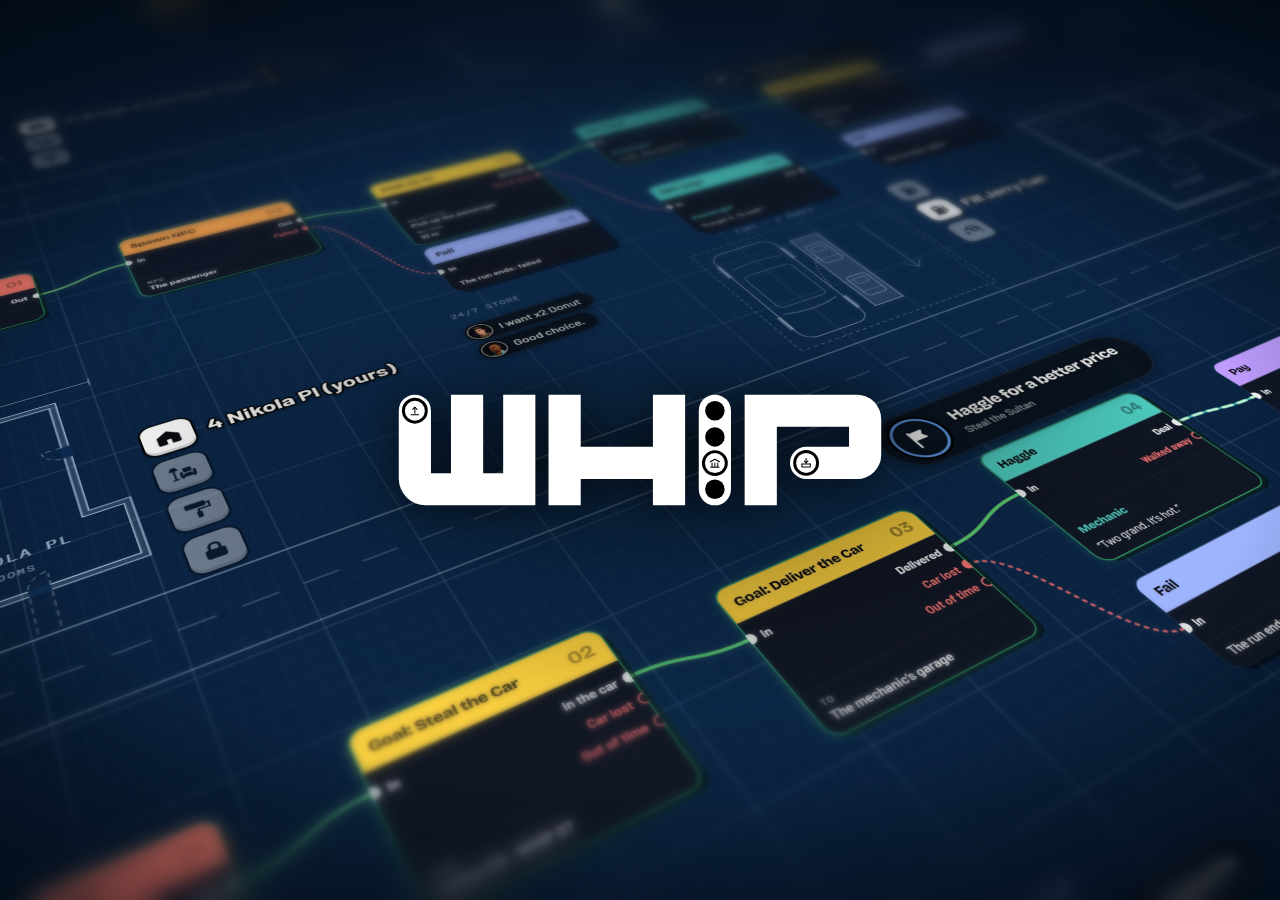
<file: html/index.html>
<!DOCTYPE html>
<html lang="en">
<head>
<meta charset="UTF-8">
<meta name="viewport" content="width=device-width, initial-scale=1.0">
<title>whip — loading</title>
<link rel="stylesheet" href="css/loading.css">
<link rel="stylesheet" href="bp/bp.css">
<script>
  // BROWSER PREVIEW ONLY. preview.html asks for a logo variant or a white background in the address
  // (?variant=...&bg=...), and only then is css/variants.css loaded. The game never adds either, so
  // in game this does nothing and the screen is always the original.
  (function () {
    var v = /[?&]variant=([a-z-]+)/.exec(location.search), b = /[?&]bg=(white|black)/.exec(location.search);
    if (!v && !b) return;
    if (v) document.documentElement.setAttribute('data-variant', v[1]);
    if (b) document.documentElement.setAttribute('data-bg', b[1]);
    var link = document.createElement('link');
    link.rel = 'stylesheet';
    link.href = 'css/variants.css';
    document.head.appendChild(link);
  })();
</script>
</head>
<body>

<!-- The blueprint, drawn with three.js on #bp (bp/), the black it fades in from, and the logo over both. If it cannot
     run (no WebGL 2), the screen stays black under the logo: there is no other version. -->
<canvas id="bp" aria-hidden="true"></canvas>
<div id="curtain"></div>

<!--
  THE WHIP LOGO, drawn as shapes (not a picture) so the I's four circles can light one at a time:
  the loading indicator (js/logo.js). Traced from the logo artwork, in its own 1090 x 327 grid.

  Every stroke is 66 wide. The lit circles are a disc (r 20.5) in a ring (r 26.5); an unlit one is
  the dark silhouette alone (r 20). The W's and the P's circles are always lit.

  Each of the I's circles wears one of whip's interaction icons while it is lit — a random one each
  time (js/icons.js, js/logo.js) — in the .icon slot, cut to the disc's circle. The W's and the P's
  always wear the same one, named by data-icon: pick up in the W, store in the P.
-->
<div id="logo" role="img" aria-label="whip">
  <svg viewBox="58 46 997 235" xmlns="http://www.w3.org/2000/svg">
    <defs>
      <clipPath id="dot-clip-w"><circle cx="95" cy="83" r="20.5"/></clipPath>
      <clipPath id="dot-clip-p"><circle cx="897" cy="190" r="20.5"/></clipPath>
      <clipPath id="dot-clip-0"><circle cx="710" cy="83" r="20.5"/></clipPath>
      <clipPath id="dot-clip-1"><circle cx="710" cy="136.67" r="20.5"/></clipPath>
      <clipPath id="dot-clip-2"><circle cx="710" cy="190.33" r="20.5"/></clipPath>
      <clipPath id="dot-clip-3"><circle cx="710" cy="244" r="20.5"/></clipPath>
    </defs>
    <g class="letters">
      <!-- W -->
      <path d="M62 83 A33 33 0 0 1 128 83 L128 211 L169 211 L169 50 L235 50 L235 211 L276 211 L276 50 L342 50 L342 277 L117 277 A55 55 0 0 1 62 222 Z"/>
      <!-- H -->
      <path d="M369 50 H435 V157 H583 V50 H649 V277 H583 V223 H435 V277 H369 Z"/>
      <!-- I -->
      <rect x="677" y="50" width="66" height="227" rx="33"/>
      <!-- P -->
      <path d="M771 50 H1001 A50 50 0 0 1 1051 100 V173 A50 50 0 0 1 1001 223 H897 A33 33 0 0 1 897 157 H985 V116 H837 V277 H771 Z"/>
    </g>
    <!-- Always lit: the W's, with the pick-up icon, and the P's, with the store icon. -->
    <g class="light" data-icon="pickup"><circle class="ring" cx="95" cy="83" r="26.5"/><circle class="disc" cx="95" cy="83" r="20.5"/><g class="icon" clip-path="url(#dot-clip-w)"></g></g>
    <g class="light" data-icon="store"><circle class="ring" cx="897" cy="190" r="26.5"/><circle class="disc" cx="897" cy="190" r="20.5"/><g class="icon" clip-path="url(#dot-clip-p)"></g></g>
    <!-- The I's four, top to bottom: the loading indicator. -->
    <g class="dot"><circle class="hole" cx="710" cy="83" r="20"/><g class="light"><circle class="ring" cx="710" cy="83" r="26.5"/><circle class="disc" cx="710" cy="83" r="20.5"/><g class="icon" clip-path="url(#dot-clip-0)"></g></g></g>
    <g class="dot"><circle class="hole" cx="710" cy="136.67" r="20"/><g class="light"><circle class="ring" cx="710" cy="136.67" r="26.5"/><circle class="disc" cx="710" cy="136.67" r="20.5"/><g class="icon" clip-path="url(#dot-clip-1)"></g></g></g>
    <g class="dot"><circle class="hole" cx="710" cy="190.33" r="20"/><g class="light"><circle class="ring" cx="710" cy="190.33" r="26.5"/><circle class="disc" cx="710" cy="190.33" r="20.5"/><g class="icon" clip-path="url(#dot-clip-2)"></g></g></g>
    <g class="dot"><circle class="hole" cx="710" cy="244" r="20"/><g class="light"><circle class="ring" cx="710" cy="244" r="26.5"/><circle class="disc" cx="710" cy="244" r="20.5"/><g class="icon" clip-path="url(#dot-clip-3)"></g></g></g>
  </svg>
</div>

<script type="module" src="bp/start.js"></script>
<script src="js/icons.js"></script>
<script src="js/logo.js"></script>
</body>
</html>
</file>
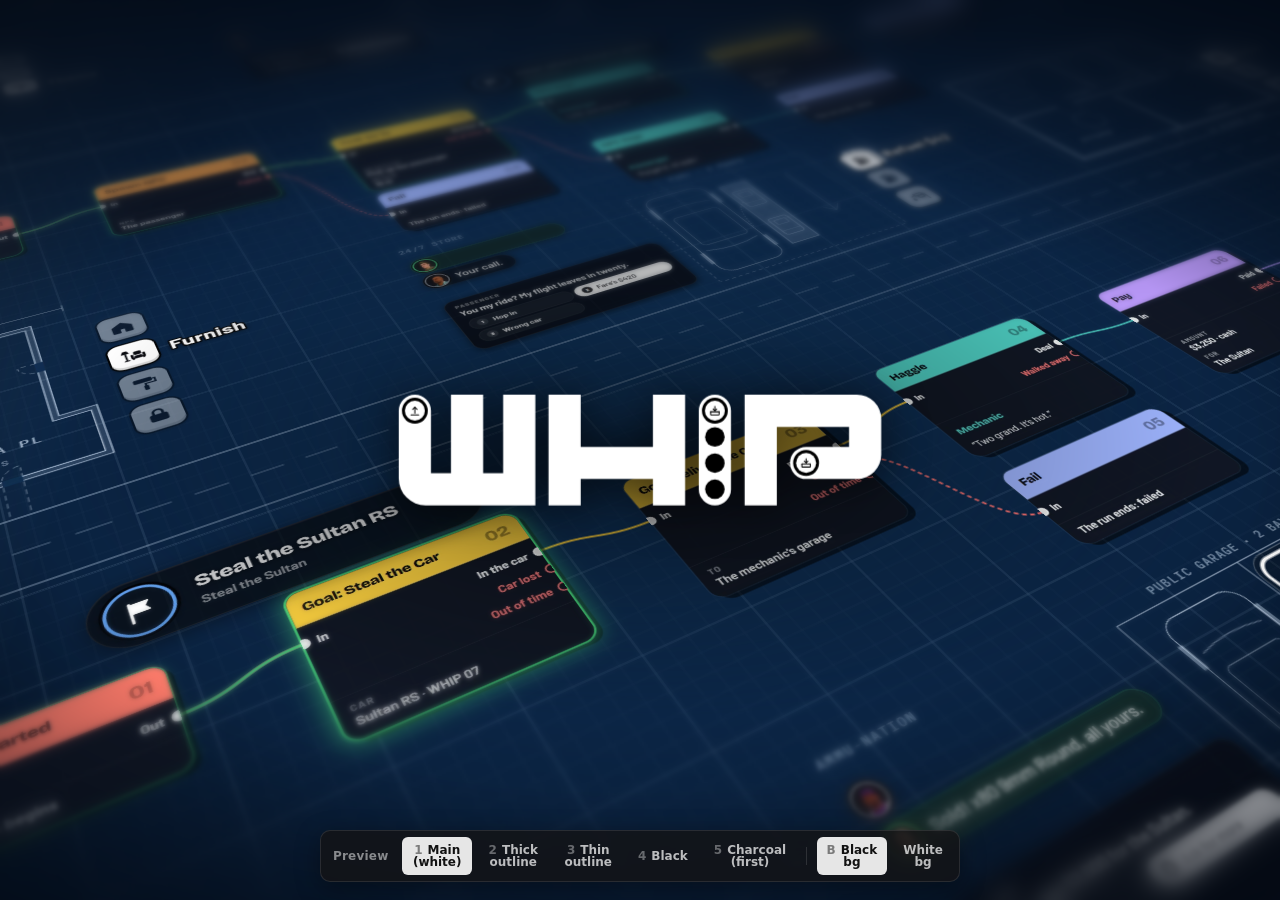
<file: html/preview.html>
<!DOCTYPE html>
<html lang="en">
<head>
<meta charset="UTF-8">
<meta name="viewport" content="width=device-width, initial-scale=1.0">
<title>whip loading screen — preview</title>
<!--
  PREVIEW THE LOADING SCREEN IN A BROWSER: run `node dev/bp/serve.js` and open the preview address it
  prints. The real screen (index.html) fills the window, exactly as it plays while a player connects.
  Refresh (F5) after a change to see it. (Double-clicked, this file shows only the logo: browsers don't
  run the blueprint's module from disk.)

  LOGO VARIANTS, to try out: the buttons along the bottom — or keys 1-5 — switch the logo between
  the real screen ("Main", white on black) and the experiments in css/variants.css, and B switches
  the background between black and white. The choice stays in
  this page's address, so a refresh keeps it. In game the screen is always "Main"; the variants
  live only here.

  FOR LOOKING ONLY. Neither this file nor css/variants.css is in fxmanifest.lua's `files`, so they
  are never sent to players. Keys: 1-5 variant, B background, R reload the screen, H hide the bar.
-->
<style>
    html, body { margin: 0; height: 100%; background: #000; overflow: hidden; }
    /* Clicks pass through the screen (it has nothing to click), so this page keeps the keys. */
    iframe { position: fixed; inset: 0; width: 100%; height: 100%; border: 0; pointer-events: none; }

    #bar {
        position: fixed; left: 50%; bottom: 18px; z-index: 2; transform: translateX(-50%);
        display: flex; align-items: center; gap: 6px; padding: 6px;
        background: rgba(20, 20, 22, 0.82); border: 1px solid rgba(255, 255, 255, 0.10);
        border-radius: 10px; box-shadow: 0 6px 24px rgba(0, 0, 0, 0.35);
        font: 600 12px/1 system-ui, 'Segoe UI', sans-serif; letter-spacing: 0.2px;
        user-select: none;
    }
    #bar .tag { color: rgba(255, 255, 255, 0.5); padding: 0 8px 0 6px; }
    #bar .sep { width: 1px; height: 18px; background: rgba(255, 255, 255, 0.12); margin: 0 4px; }
    #bar button {
        font: inherit; color: rgba(255, 255, 255, 0.72); background: transparent;
        border: 0; border-radius: 6px; padding: 7px 10px; cursor: pointer;
    }
    #bar button:hover { color: #fff; background: rgba(255, 255, 255, 0.08); }
    #bar button.on { color: #111; background: #e6e6e6; }
    #bar kbd { font: inherit; opacity: 0.5; margin-right: 5px; }
</style>
</head>
<body>
<iframe id="screen" title="whip loading screen"></iframe>

<div id="bar">
  <span class="tag">Preview</span>
  <button data-variant=""><kbd>1</kbd>Main (white)</button>
  <button data-variant="thick-outline"><kbd>2</kbd>Thick outline</button>
  <button data-variant="thin-outline"><kbd>3</kbd>Thin outline</button>
  <button data-variant="black"><kbd>4</kbd>Black</button>
  <button data-variant="charcoal"><kbd>5</kbd>Charcoal (first)</button>
  <span class="sep"></span>
  <button data-bg="black"><kbd>B</kbd>Black bg</button>
  <button data-bg="white">White bg</button>
</div>

<script>
(function () {
    'use strict';

    var frame = document.getElementById('screen');
    var bar = document.getElementById('bar');
    var VARIANTS = ['', 'thick-outline', 'thin-outline', 'black', 'charcoal'];

    // What is showing, kept in the address (#variant=...&bg=...) so a refresh keeps it.
    var state = { variant: '', bg: 'black' };
    (function read() {
        var v = /variant=([a-z-]*)/.exec(location.hash), b = /bg=(white|black)/.exec(location.hash);
        if (v && VARIANTS.indexOf(v[1]) >= 0) state.variant = v[1];
        if (b) state.bg = b[1];
    })();

    function show() {
        var q = [];
        if (state.variant) q.push('variant=' + state.variant);
        if (state.bg !== 'black') q.push('bg=' + state.bg);
        frame.src = 'index.html' + (q.length ? '?' + q.join('&') : '');
        document.body.style.background = state.bg === 'white' ? '#fff' : '#000';
        history.replaceState(null, '', '#variant=' + state.variant + '&bg=' + state.bg);
        var buttons = bar.querySelectorAll('button');
        for (var i = 0; i < buttons.length; i++) {
            var btn = buttons[i];
            var on = btn.hasAttribute('data-variant') ? btn.getAttribute('data-variant') === state.variant
                                                      : btn.getAttribute('data-bg') === state.bg;
            btn.classList.toggle('on', on);
        }
    }

    bar.addEventListener('click', function (e) {
        var btn = e.target.closest('button');
        if (!btn) return;
        if (btn.hasAttribute('data-variant')) state.variant = btn.getAttribute('data-variant');
        if (btn.hasAttribute('data-bg')) state.bg = btn.getAttribute('data-bg');
        show();
    });

    window.addEventListener('keydown', function (e) {
        var n = parseInt(e.key, 10);
        if (n >= 1 && n <= VARIANTS.length) { state.variant = VARIANTS[n - 1]; show(); }
        if (e.key === 'b' || e.key === 'B') { state.bg = state.bg === 'black' ? 'white' : 'black'; show(); }
        if (e.key === 'r' || e.key === 'R') show();
        if (e.key === 'h' || e.key === 'H') bar.style.display = bar.style.display === 'none' ? '' : 'none';
    });

    show();
})();
</script>
</body>
</html>
</file>
<file: html/css/loading.css>
/* ========================================
   whip_loadingscreen

   A blueprint drifting under the whip logo, its I the loading light (see THE LOGO). The blueprint is drawn
   with three.js on #bp (bp/, made by dev/blueprint.js: its speed and blur are set in dev/sheet/sheet.css).
   ======================================== */

/* ---- To change (no need to touch anything else) ---- */
:root {
    /* How long the blueprint takes to fade in from black when the screen first shows. */
    --bp-fade-in: 1.4s;
}

html, body {
    margin: 0;
    padding: 0;
    width: 100%;
    height: 100%;
    overflow: hidden;
    background: #000;
}

/* Black over the blueprint, fading away as the screen first shows (held until its first frame: bp/bp.css). The
   logo is above it, there at once. */
#curtain {
    position: fixed;
    inset: 0;
    background: #000;
    pointer-events: none;
    animation: curtainUp var(--bp-fade-in) ease-out 0.2s both;
}
@keyframes curtainUp {
    from { opacity: 1; }
    to   { opacity: 0; }
}

/* ========================================
   THE LOGO — and its loading indicator

   Centred, white, at the landing page's size, so it is where the landing page shows it next. Drawn as
   SVG in index.html; js/logo.js moves the light.

   THE I's CIRCLES: one lit at a time, top to bottom. A circle LIGHTS AT ONCE (.dot.lit sets
   `transition: none`) and FADES when the light moves on (the transition on plain .dot's light), its dark
   silhouette staying underneath. The fade is a little longer than a step, so a faint trail follows the
   light down.
   ======================================== */

#logo {
    --logo-letter: #fff;
    --logo-ring:   #000;      /* the black ring that sets a lit circle apart from the white letter */
    --logo-lit:    #fff;
    --logo-hole:   #000;      /* an unlit circle: a black hole in the letter */
    --logo-icon:   #000;      /* the interaction icon on a lit I circle */
    --logo-fade:   0.55s;

    position: fixed;
    left: 50%;
    top: 50%;
    /* The landing page's size (whip_core's css/landing.css). */
    width: min(38vw, 149vh);
    transform: translate(-50%, -50%);
    pointer-events: none;
    filter: drop-shadow(0 4px 22px rgba(0, 0, 0, 0.6));
}

#logo svg {
    display: block;
    width: 100%;
    height: auto;
    overflow: visible;
}

#logo .letters { fill: var(--logo-letter); }
#logo .ring    { fill: var(--logo-ring); }
#logo .disc    { fill: var(--logo-lit); }
#logo .hole    { fill: var(--logo-hole); }
#logo .icon    { color: var(--logo-icon); }   /* the icons draw in currentColor */

/* Unlit: the light fades away... */
#logo .dot .light {
    opacity: 0;
    transition: opacity var(--logo-fade) cubic-bezier(0.25, 0.6, 0.35, 1);
}

/* ...lit: on at once. */
#logo .dot.lit .light {
    opacity: 1;
    transition: none;
}
</file>
<file: html/bp/bp.css>
/* The three.js blueprint's canvas, and the curtain held until its first frame is drawn (start.js adds .bp-ready then,
   or when it cannot run, lifting the curtain onto black). */
#bp { position: fixed; inset: 0; width: 100%; height: 100%; display: block; }
#curtain { animation-play-state: paused; }
.bp-ready #curtain { animation-play-state: running; }
</file>
